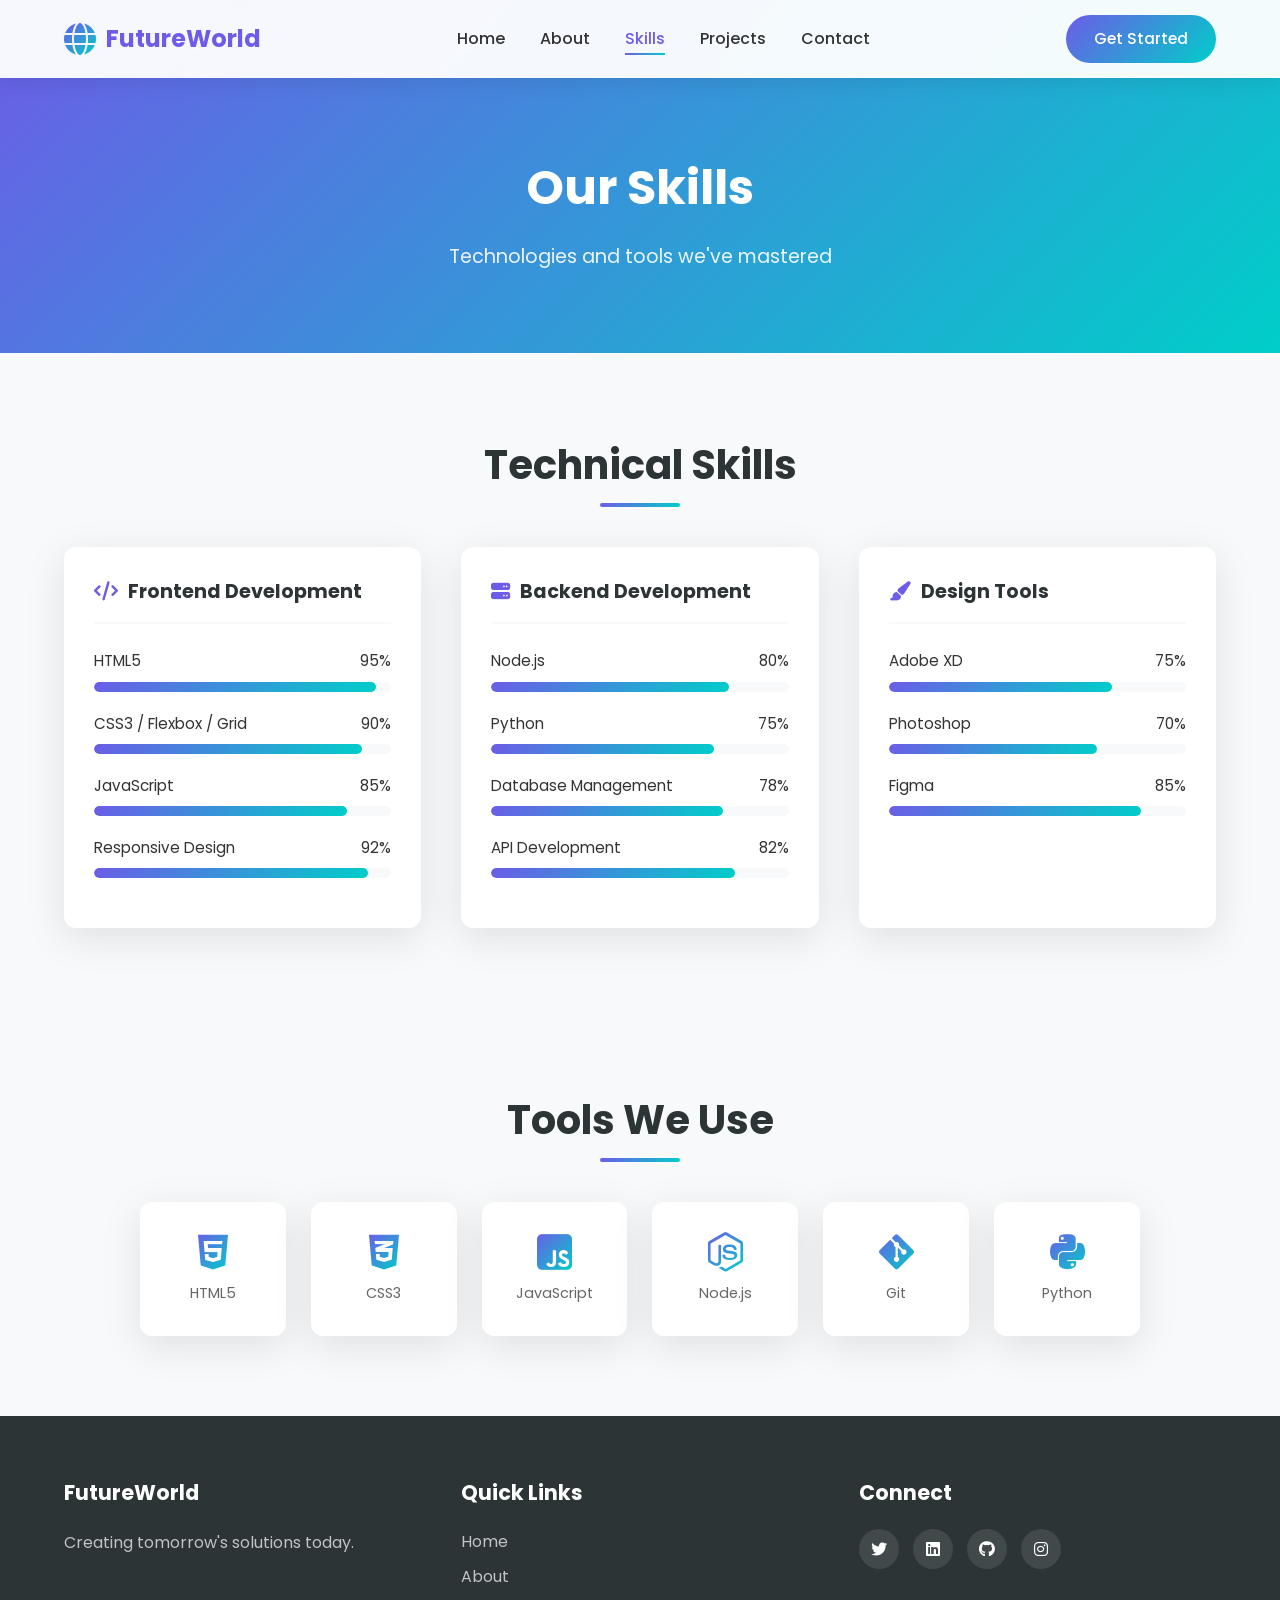
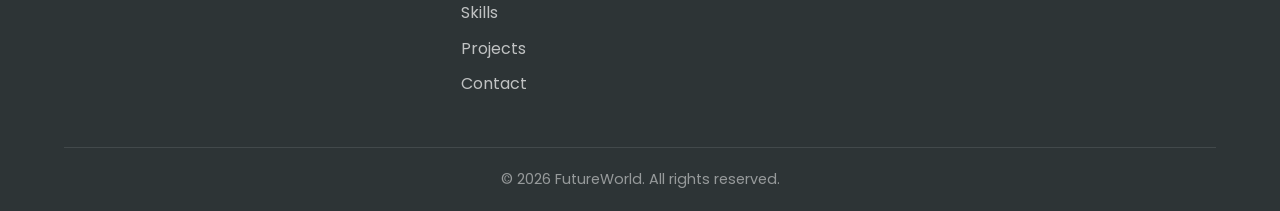
<file: skills.html>
<!DOCTYPE html>
<html lang="en">
<head>
    <meta charset="UTF-8">
    <meta name="viewport" content="width=device-width, initial-scale=1.0">
    <title>Skills | FutureWorld</title>
    <link rel="stylesheet" href="style.css">
    <link href="https://fonts.googleapis.com/css2?family=Poppins:wght@300;400;500;600;700&display=swap" rel="stylesheet">
    <link rel="stylesheet" href="https://cdnjs.cloudflare.com/ajax/libs/font-awesome/6.4.0/css/all.min.css">
</head>
<body>
    <!-- Navigation -->
    <header class="header">
        <nav class="navbar">
            <div class="logo">
                <i class="fas fa-globe logo-icon"></i>
                <span>FutureWorld</span>
            </div>
            <ul class="nav-links">
                <li><a href="index.html">Home</a></li>
                <li><a href="about.html">About</a></li>
                <li><a href="skills.html" class="active">Skills</a></li>
                <li><a href="projects.html">Projects</a></li>
                <li><a href="contacts.html">Contact</a></li>
            </ul>
            <a href="contacts.html" class="btn btn-primary">Get Started</a>
            <div class="hamburger">
                <span></span>
                <span></span>
                <span></span>
            </div>
        </nav>
    </header>

    <!-- Page Header -->
    <section class="page-header">
        <h1>Our Skills</h1>
        <p>Technologies and tools we've mastered</p>
    </section>

    <!-- Skills Section -->
    <section class="skills-section">
        <div class="skills-container">
            <h2 class="section-title">Technical Skills</h2>
            
            <div class="skills-grid">
                <!-- Skill Category 1 -->
                <div class="skill-category">
                    <h3><i class="fas fa-code"></i> Frontend Development</h3>
                    <div class="skill-item">
                        <div class="skill-info">
                            <span>HTML5</span>
                            <span>95%</span>
                        </div>
                        <div class="skill-bar">
                            <div class="skill-progress" style="width: 95%"></div>
                        </div>
                    </div>
                    <div class="skill-item">
                        <div class="skill-info">
                            <span>CSS3 / Flexbox / Grid</span>
                            <span>90%</span>
                        </div>
                        <div class="skill-bar">
                            <div class="skill-progress" style="width: 90%"></div>
                        </div>
                    </div>
                    <div class="skill-item">
                        <div class="skill-info">
                            <span>JavaScript</span>
                            <span>85%</span>
                        </div>
                        <div class="skill-bar">
                            <div class="skill-progress" style="width: 85%"></div>
                        </div>
                    </div>
                    <div class="skill-item">
                        <div class="skill-info">
                            <span>Responsive Design</span>
                            <span>92%</span>
                        </div>
                        <div class="skill-bar">
                            <div class="skill-progress" style="width: 92%"></div>
                        </div>
                    </div>
                </div>

                <!-- Skill Category 2 -->
                <div class="skill-category">
                    <h3><i class="fas fa-server"></i> Backend Development</h3>
                    <div class="skill-item">
                        <div class="skill-info">
                            <span>Node.js</span>
                            <span>80%</span>
                        </div>
                        <div class="skill-bar">
                            <div class="skill-progress" style="width: 80%"></div>
                        </div>
                    </div>
                    <div class="skill-item">
                        <div class="skill-info">
                            <span>Python</span>
                            <span>75%</span>
                        </div>
                        <div class="skill-bar">
                            <div class="skill-progress" style="width: 75%"></div>
                        </div>
                    </div>
                    <div class="skill-item">
                        <div class="skill-info">
                            <span>Database Management</span>
                            <span>78%</span>
                        </div>
                        <div class="skill-bar">
                            <div class="skill-progress" style="width: 78%"></div>
                        </div>
                    </div>
                    <div class="skill-item">
                        <div class="skill-info">
                            <span>API Development</span>
                            <span>82%</span>
                        </div>
                        <div class="skill-bar">
                            <div class="skill-progress" style="width: 82%"></div>
                        </div>
                    </div>
                </div>

                <!-- Skill Category 3 -->
                <div class="skill-category">
                    <h3><i class="fas fa-paint-brush"></i> Design Tools</h3>
                  
                    <div class="skill-item">
                        <div class="skill-info">
                            <span>Adobe XD</span>
                            <span>75%</span>
                        </div>
                        <div class="skill-bar">
                            <div class="skill-progress" style="width: 75%"></div>
                        </div>
                    </div>
                    <div class="skill-item">
                        <div class="skill-info">
                            <span>Photoshop</span>
                            <span>70%</span>
                        </div>
                        <div class="skill-bar">
                            <div class="skill-progress" style="width: 70%"></div>
                        </div>
                    </div>
                    <div class="skill-item">
                        <div class="skill-info">
                            <span>Figma</span>
                            <span>85%</span>
                        </div>
                        <div class="skill-bar">
                            <div class="skill-progress" style="width: 85%"></div>
                        </div>
                    </div>
                </div>
            </div>
        </div>
    </section>

    <!-- Tools Section -->
    <section class="tools-section">
        <h2 class="section-title">Tools We Use</h2>
        <div class="tools-grid">
            <div class="tool-card">
                <i class="fab fa-html5"></i>
                <span>HTML5</span>
            </div>
            <div class="tool-card">
                <i class="fab fa-css3-alt"></i>
                <span>CSS3</span>
            </div>
            <div class="tool-card">
                <i class="fab fa-js-square"></i>
                <span>JavaScript</span>
            </div>
        
            <div class="tool-card">
                <i class="fab fa-node-js"></i>
                <span>Node.js</span>
            </div>
            <div class="tool-card">
                <i class="fab fa-git-alt"></i>
                <span>Git</span>
            </div>
         
            <div class="tool-card">
                <i class="fab fa-python"></i>
                <span>Python</span>
            </div>
        </div>
    </section>

    <!-- Footer -->
    <footer class="footer">
        <div class="footer-content">
            <div class="footer-section">
                <h3>FutureWorld</h3>
                <p>Creating tomorrow's solutions today.</p>
            </div>
            <div class="footer-section">
                <h3>Quick Links</h3>
                <ul>
                    <li><a href="index.html">Home</a></li>
                    <li><a href="about.html">About</a></li>
                    <li><a href="skills.html">Skills</a></li>
                    <li><a href="projects.html">Projects</a></li>
                    <li><a href="contacts.html">Contact</a></li>
                </ul>
            </div>
            <div class="footer-section">
                <h3>Connect</h3>
               <div class="social-links">
                    <a href="https://x.com/sojanishu"><i class="fab fa-twitter"></i></a>
                    <a href="https://www.linkedin.com/in/nisesh-tamang-94b342334/"><i class="fab fa-linkedin"></i></a>
                    <a href="https://github.com/tamangnisesh0"><i class="fab fa-github"></i></a>
                    <a href="https://www.instagram.com/sojanishu/"><i class="fab fa-instagram"></i></a>
                </div>
            </div>
        </div>
        <div class="footer-bottom">
            <p>&copy; 2026 FutureWorld. All rights reserved.</p>
        </div>
    </footer>


</body>
</html>
</file>
<file: style.css>
/* ==========================================
   CSS RESET & BASE STYLES
   ========================================== */
* {
    margin: 0;
    padding: 0;
    box-sizing: border-box;
}

:root {
    --primary-color: #6c5ce7;
    --primary-dark: #5b4cdb;
    --secondary-color: #00cec9;
    --accent-color: #fd79a8;
    --dark-color: #2d3436;
    --light-color: #f8f9fa;
    --text-color: #333;
    --text-light: #666;
    --white: #ffffff;
    --gradient: linear-gradient(135deg, var(--primary-color), var(--secondary-color));
    --shadow: 0 10px 40px rgba(0, 0, 0, 0.1);
    --shadow-hover: 0 20px 60px rgba(0, 0, 0, 0.15);
    --transition: all 0.3s ease;
    --border-radius: 12px;
}

html {
    scroll-behavior: smooth;
}

body {
    font-family: 'Poppins', sans-serif;
    line-height: 1.6;
    color: var(--text-color);
    background-color: var(--light-color);
    overflow-x: hidden;
}

a {
    text-decoration: none;
    color: inherit;
}

ul {
    list-style: none;
}

img {
    max-width: 100%;
    height: auto;
    display: block;
}

/* ==========================================
   REUSABLE COMPONENTS
   ========================================== */
.btn {
    display: inline-flex;
    align-items: center;
    gap: 8px;
    padding: 12px 28px;
    border-radius: 50px;
    font-weight: 500;
    font-size: 0.95rem;
    cursor: pointer;
    transition: var(--transition);
    border: none;
}

.btn-primary {
    background: var(--gradient);
    color: var(--white);
}

.btn-primary:hover {
    transform: translateY(-3px);
    box-shadow: 0 10px 30px rgba(108, 92, 231, 0.4);
}

.btn-secondary {
    background: transparent;
    color: var(--primary-color);
    border: 2px solid var(--primary-color);
}

.btn-secondary:hover {
    background: var(--primary-color);
    color: var(--white);
}

.btn-full {
    width: 100%;
    justify-content: center;
}

.section-title {
    font-size: 2.5rem;
    font-weight: 700;
    text-align: center;
    margin-bottom: 50px;
    color: var(--dark-color);
    position: relative;
}

.section-title::after {
    content: '';
    position: absolute;
    bottom: -10px;
    left: 50%;
    transform: translateX(-50%);
    width: 80px;
    height: 4px;
    background: var(--gradient);
    border-radius: 2px;
}

/* ==========================================
   HEADER & NAVIGATION
   ========================================== */
.header {
    position: fixed;
    top: 0;
    left: 0;
    right: 0;
    z-index: 1000;
    background: rgba(255, 255, 255, 0.95);
    backdrop-filter: blur(10px);
    box-shadow: 0 2px 20px rgba(0, 0, 0, 0.1);
}

.navbar {
    display: flex;
    justify-content: space-between;
    align-items: center;
    padding: 15px 5%;
    max-width: 1400px;
    margin: 0 auto;
}

.logo {
    display: flex;
    align-items: center;
    gap: 10px;
    font-size: 1.5rem;
    font-weight: 700;
    color: var(--primary-color);
}

.logo-icon {
    font-size: 2rem;
    background: var(--gradient);
    -webkit-background-clip: text;
    -webkit-text-fill-color: transparent;
    background-clip: text;
}

.nav-links {
    display: flex;
    gap: 35px;
}

.nav-links a {
    font-weight: 500;
    color: var(--text-color);
    position: relative;
    padding: 5px 0;
    transition: var(--transition);
}

.nav-links a::after {
    content: '';
    position: absolute;
    bottom: 0;
    left: 0;
    width: 0;
    height: 2px;
    background: var(--gradient);
    transition: var(--transition);
}

.nav-links a:hover::after,
.nav-links a.active::after {
    width: 100%;
}

.nav-links a:hover,
.nav-links a.active {
    color: var(--primary-color);
}

.hamburger {
    display: none;
    flex-direction: column;
    gap: 5px;
    cursor: pointer;
}

.hamburger span {
    width: 25px;
    height: 3px;
    background: var(--dark-color);
    border-radius: 2px;
    transition: var(--transition);
}

/* ==========================================
   HERO SECTION - FLEXBOX LAYOUT
   ========================================== */
.hero {
    display: flex;
    align-items: center;
    justify-content: space-between;
    min-height: 100vh;
    padding: 120px 5% 80px;
    max-width: 1400px;
    margin: 0 auto;
    gap: 60px;
}

.hero-content {
    flex: 1;
    max-width: 600px;
}

.hero-subtitle {
    color: var(--primary-color);
    font-weight: 500;
    font-size: 1.1rem;
    margin-bottom: 15px;
    text-transform: uppercase;
    letter-spacing: 2px;
}

.hero-title {
    font-size: 3.5rem;
    font-weight: 700;
    line-height: 1.2;
    color: var(--dark-color);
    margin-bottom: 25px;
}

.animated-text {
    background: linear-gradient(90deg, #6c5ce7 0%, #00cec9 50%, #fd79a8 100%);
    -webkit-background-clip: text;
    -webkit-text-fill-color: transparent;
    background-clip: text;
    display: inline-block;
    user-select: text;
    -webkit-user-select: text;
    position: relative;
}

.flip-text-back {
    transform: rotateY(90deg);
}

@keyframes textPulse {
    0% { opacity: 0; transform: translateY(10px); }
    100% { opacity: 1; transform: translateY(0); }
}

@keyframes float {
    0%, 100% { transform: translateY(0px); }
    50% { transform: translateY(-20px); }
}

@keyframes glow {
    0%, 100% { text-shadow: 0 0 10px rgba(108, 92, 231, 0.5); }
    50% { text-shadow: 0 0 20px rgba(108, 92, 231, 0.8), 0 0 30px rgba(0, 206, 201, 0.6); }
}

.hero-description {
    font-size: 1.1rem;
    color: var(--text-light);
    margin-bottom: 35px;
    line-height: 1.8;
}

.hero-buttons {
    display: flex;
    gap: 20px;
    flex-wrap: wrap;
}

.hero-image {
    flex: 1;
    max-width: 550px;
}

.hero-image img {
    border-radius: var(--border-radius);
    box-shadow: var(--shadow);
    animation: float 6s ease-in-out infinite;
}

.hero-laptop {
    flex: 1;
    display: flex;
    justify-content: center;
    align-items: center;
    min-height: 500px;
}

/* ===== LAPTOP ANIMATION STYLES ===== */
.laptop {
    position: relative;
    width: 400px;
    height: 380px;
    filter: drop-shadow(0 25px 60px rgba(108, 92, 231, 0.3));
    animation: slideInRight 1s cubic-bezier(0.34, 1.56, 0.64, 1);
    perspective: 1200px;
}

@keyframes slideInRight {
    from {
        opacity: 0;
        transform: translateX(100px) rotateY(-30deg);
    }
    to {
        opacity: 1;
        transform: translateX(0) rotateY(0);
    }
}

@keyframes bobbing {
    0%, 100% { transform: translateY(0px); }
    50% { transform: translateY(-15px); }
}

.laptop {
    animation: slideInRight 1s cubic-bezier(0.34, 1.56, 0.64, 1), bobbing 3s ease-in-out 1.2s infinite;
}

.laptop .monitor {
    position: absolute;
    border: 10px solid #2a2a2a;
    border-radius: 8px;
    height: 220px;
    background: #ffffff;
    left: 16px;
    right: 16px;
    top: 20px;
    -webkit-transform: perspective(1200px) rotateX(15deg);
    -moz-transform: perspective(1200px) rotateX(15deg);
    transform: perspective(1200px) rotateX(15deg);
    -webkit-animation: open-laptop-monitor 2s ease-out;
    -moz-animation: open-laptop-monitor 2s ease-out;
    animation: open-laptop-monitor 2s ease-out;
    box-shadow: inset 0 2px 15px rgba(0, 0, 0, 0.15), 0 10px 30px rgba(108, 92, 231, 0.2);
}

.laptop .monitor .monitor-body {
    position: absolute;
    top: 0;
    left: 0;
    right: 0;
    bottom: 0;
    border: 8px solid #1a1a1a;
    background: linear-gradient(135deg, #0a0e27 0%, #16213e 100%);
    -webkit-animation: start-monitor 1s 0.5s forwards;
    -o-animation: start-monitor 1s 0.5s forwards;
    animation: start-monitor 1s 0.5s forwards;
    display: flex;
    justify-content: center;
    align-items: center;
    border-radius: 3px;
    box-shadow: inset 0 0 30px rgba(108, 92, 231, 0.3);
}

.laptop .monitor .monitor-body text {
    color: #1a1a1a;
    text-align: center;
    text-shadow: 0 0 15px rgba(108, 92, 231, 0.3);
}

.laptop .bottom_part {
    position: absolute;
    border: 10px solid #2a2a2a;
    border-radius: 8px;
    height: 180px;
    background: linear-gradient(to bottom, #3a3a3a, #1a1a1a);
    left: 0px;
    right: 0px;
    bottom: 0px;
    -webkit-transform: perspective(1200px) rotateX(72deg);
    -moz-transform: perspective(1200px) rotateX(72deg);
    transform: perspective(1200px) rotateX(72deg);
    -webkit-animation: open-laptop-bottom-part 2s ease-out;
    animation: open-laptop-bottom-part 2s ease-out;
    box-shadow: 0 -8px 20px rgba(0, 0, 0, 0.4), inset 0 2px 10px rgba(108, 92, 231, 0.1);
}

.laptop .keyboard {
    padding: 10px;
    padding-bottom: 5px;
    background: linear-gradient(to bottom, #5a5a5a, #3a3a3a);
    margin-top: 8px;
    margin-left: 8px;
    margin-right: 8px;
    border-radius: 4px;
    box-shadow: inset 0 2px 5px rgba(0, 0, 0, 0.5);
}

.laptop .keyboard img {
    width: 100%;
    display: block;
    border-radius: 2px;
}

.laptop .touchpad {
    background: linear-gradient(to bottom, #6a6a6a, #4a4a4a);
    width: 50px;
    padding: 12px;
    height: 20px;
    margin-top: 8px;
    border-radius: 4px;
    box-shadow: inset 0 1px 3px rgba(0, 0, 0, 0.5);
}

text {
    opacity: 0;
    -webkit-animation: ShowText 0.6s 3s forwards;
    -o-animation: ShowText 0.6s 3s forwards;
    animation: ShowText 0.6s 3s forwards;
}

@-webkit-keyframes open-laptop-monitor {
    0% {
        -webkit-transform: perspective(1000px) rotateX(-89deg);
        transform: perspective(1000px) rotateX(-89deg);
        left: 0px;
        right: 0px;
        top: 70px;
    }
    55% {
        top: 36px;
    }
    100% {
        -webkit-transform: perspective(1000px) rotateX(15deg);
        transform: perspective(1000px) rotateX(15deg);
        left: 14px;
        right: 14px;
    }
}

@-moz-keyframes open-laptop-monitor {
    0% {
        -moz-transform: perspective(1000px) rotateX(-89deg);
        transform: perspective(1000px) rotateX(-89deg);
        left: 0px;
        right: 0px;
        top: 70px;
    }
    55% {
        top: 36px;
    }
    100% {
        -moz-transform: perspective(1000px) rotateX(15deg);
        transform: perspective(1000px) rotateX(15deg);
        left: 14px;
        right: 14px;
    }
}

@keyframes open-laptop-monitor {
    0% {
        -webkit-transform: perspective(1000px) rotateX(-89deg);
        -moz-transform: perspective(1000px) rotateX(-89deg);
        transform: perspective(1000px) rotateX(-89deg);
        left: 0px;
        right: 0px;
        top: 70px;
    }
    55% {
        top: 36px;
    }
    100% {
        -webkit-transform: perspective(1000px) rotateX(15deg);
        -moz-transform: perspective(1000px) rotateX(15deg);
        transform: perspective(1000px) rotateX(15deg);
        left: 14px;
        right: 14px;
    }
}

@-webkit-keyframes open-laptop-bottom-part {
    0% {
        -webkit-transform: perspective(1000px) rotateX(89deg);
        transform: perspective(1000px) rotateX(89deg);
        left: 0px;
        right: 0px;
        bottom: 70px;
    }
    90% {
        bottom: 2px;
    }
    100% {
        -webkit-transform: perspective(1000px) rotateX(72deg);
        transform: perspective(1000px) rotateX(72deg);
        left: 0px;
        right: 0px;
    }
}

@-moz-keyframes open-laptop-bottom-part {
    0% {
        -moz-transform: perspective(1000px) rotateX(89deg);
        transform: perspective(1000px) rotateX(89deg);
        left: 0px;
        right: 0px;
        bottom: 70px;
    }
    90% {
        bottom: 2px;
    }
    100% {
        -moz-transform: perspective(1000px) rotateX(72deg);
        transform: perspective(1000px) rotateX(72deg);
        left: 0px;
        right: 0px;
    }
}

@keyframes open-laptop-bottom-part {
    0% {
        -webkit-transform: perspective(1000px) rotateX(89deg);
        -moz-transform: perspective(1000px) rotateX(89deg);
        transform: perspective(1000px) rotateX(89deg);
        left: 0px;
        right: 0px;
        bottom: 70px;
    }
    90% {
        bottom: 2px;
    }
    100% {
        -webkit-transform: perspective(1000px) rotateX(72deg);
        -moz-transform: perspective(1000px) rotateX(72deg);
        transform: perspective(1000px) rotateX(72deg);
        left: 0px;
        right: 0px;
    }
}

@-webkit-keyframes start-monitor {
    0% {
        background: linear-gradient(135deg, #2d2d2d 0%, #1a1a1a 100%);
    }
    100% {
        background: #ffffff;
    }
}

@-moz-keyframes start-monitor {
    0% {
        background: linear-gradient(135deg, #2d2d2d 0%, #1a1a1a 100%);
    }
    100% {
        background: #ffffff;
    }
}

@keyframes start-monitor {
    0% {
        background: linear-gradient(135deg, #2d2d2d 0%, #1a1a1a 100%);
    }
    100% {
        background: #ffffff;
    }
}

@-webkit-keyframes ShowText {
    0% {
        opacity: 0;
    }
    100% {
        opacity: 1;
    }
}

@-moz-keyframes ShowText {
    0% {
        opacity: 0;
    }
    100% {
        opacity: 1;
    }
}

@keyframes ShowText {
    0% {
        opacity: 0;
    }
    100% {
        opacity: 1;
    }
}

/* ==========================================
   FEATURES SECTION - CSS GRID LAYOUT
   ========================================== */
.features {
    padding: 100px 5%;
    background: var(--white);
}

.features-grid {
    display: grid;
    grid-template-columns: repeat(auto-fit, minmax(280px, 1fr));
    gap: 30px;
    max-width: 1200px;
    margin: 0 auto;
}

.feature-card {
    background: var(--light-color);
    padding: 40px 30px;
    border-radius: var(--border-radius);
    text-align: center;
    transition: var(--transition);
}

.feature-card:hover {
    transform: translateY(-10px);
    box-shadow: var(--shadow-hover);
    background: var(--white);
}

.feature-card i {
    font-size: 3rem;
    background: var(--gradient);
    -webkit-background-clip: text;
    -webkit-text-fill-color: transparent;
    background-clip: text;
    margin-bottom: 20px;
}

.feature-card h3 {
    font-size: 1.3rem;
    margin-bottom: 15px;
    color: var(--dark-color);
}

.feature-card p {
    color: var(--text-light);
    font-size: 0.95rem;
}

/* ==========================================
   PAGE HEADER
   ========================================== */
.page-header {
    background: var(--gradient);
    color: var(--white);
    padding: 150px 5% 80px;
    text-align: center;
}

.page-header h1 {
    font-size: 3rem;
    margin-bottom: 15px;
}

.page-header p {
    font-size: 1.2rem;
    opacity: 0.9;
}

/* ==========================================
   ABOUT SECTION - FLEXBOX
   ========================================== */
.about-content {
    padding: 80px 5%;
    max-width: 1200px;
    margin: 0 auto;
}

.about-intro {
    display: flex;
    align-items: center;
    gap: 60px;
    margin-bottom: 60px;
}

.about-text {
    flex: 1;
}

.about-text h2 {
    font-size: 2rem;
    color: var(--dark-color);
    margin-bottom: 20px;
}

.about-text p {
    color: var(--text-light);
    margin-bottom: 15px;
    line-height: 1.8;
}

.about-image {
    flex: 1;
}

.about-image img {
    border-radius: var(--border-radius);
    box-shadow: var(--shadow);
}

/* ==========================================
   TEAM SECTION - CSS GRID
   ========================================== */
.team-section {
    padding: 80px 5%;
    background: var(--light-color);
}

.team-grid {
    display: grid;
    grid-template-columns: repeat(auto-fit, minmax(300px, 1fr));
    gap: 30px;
    max-width: 1200px;
    margin: 0 auto;
}

.team-card {
    background: var(--white);
    border-radius: var(--border-radius);
    padding: 30px;
    text-align: center;
    transition: var(--transition);
    box-shadow: var(--shadow);
}

.team-card:hover {
    transform: translateY(-10px);
}

.team-card img {
    width: 150px;
    height: 150px;
    border-radius: 50%;
    object-fit: cover;
    margin: 0 auto 20px;
    border: 4px solid var(--primary-color);
}

.team-card h3 {
    font-size: 1.3rem;
    color: var(--dark-color);
    margin-bottom: 5px;
}

.team-card .role {
    color: var(--primary-color);
    font-weight: 500;
    margin-bottom: 15px;
}

.team-card p {
    color: var(--text-light);
    font-size: 0.9rem;
    margin-bottom: 20px;
}

/* ==========================================
   SKILLS SECTION
   ========================================== */
.skills-section {
    padding: 80px 5%;
}

.skills-container {
    max-width: 1200px;
    margin: 0 auto;
}

.skills-grid {
    display: grid;
    grid-template-columns: repeat(auto-fit, minmax(350px, 1fr));
    gap: 40px;
}

.skill-category {
    background: var(--white);
    padding: 30px;
    border-radius: var(--border-radius);
    box-shadow: var(--shadow);
}

.skill-category h3 {
    display: flex;
    align-items: center;
    gap: 10px;
    font-size: 1.2rem;
    color: var(--dark-color);
    margin-bottom: 25px;
    padding-bottom: 15px;
    border-bottom: 2px solid var(--light-color);
}

.skill-category h3 i {
    color: var(--primary-color);
}

.skill-item {
    margin-bottom: 20px;
}

.skill-info {
    display: flex;
    justify-content: space-between;
    margin-bottom: 8px;
    font-size: 0.95rem;
}

.skill-bar {
    height: 10px;
    background: var(--light-color);
    border-radius: 5px;
    overflow: hidden;
}

.skill-progress {
    height: 100%;
    background: var(--gradient);
    border-radius: 5px;
    transition: width 1s ease;
}

/* Tools Section */
.tools-section {
    padding: 80px 5%;
    background: var(--light-color);
}

.tools-grid {
    display: grid;
    grid-template-columns: repeat(auto-fit, minmax(120px, 1fr));
    gap: 25px;
    max-width: 1000px;
    margin: 0 auto;
}

.tool-card {
    background: var(--white);
    padding: 30px 20px;
    border-radius: var(--border-radius);
    text-align: center;
    transition: var(--transition);
    box-shadow: var(--shadow);
}

.tool-card:hover {
    transform: translateY(-5px);
    box-shadow: var(--shadow-hover);
}

.tool-card i {
    font-size: 2.5rem;
    margin-bottom: 10px;
    background: var(--gradient);
    -webkit-background-clip: text;
    -webkit-text-fill-color: transparent;
    background-clip: text;
}

.tool-card span {
    display: block;
    font-size: 0.9rem;
    color: var(--text-light);
}

/* ==========================================
   PROJECTS / GALLERY SECTION
   ========================================== */
.filter-section {
    padding: 50px 5%;
    text-align: center;
    background: linear-gradient(135deg, #f8f9fa 0%, #ffffff 100%);
}

.filter-buttons {
    display: flex;
    justify-content: center;
    gap: 15px;
    flex-wrap: wrap;
}

.filter-btn {
    padding: 12px 28px;
    border: 2px solid var(--primary-color);
    background: transparent;
    color: var(--primary-color);
    border-radius: 50px;
    font-family: 'Poppins', sans-serif;
    font-weight: 600;
    cursor: pointer;
    transition: all 0.4s cubic-bezier(0.34, 1.56, 0.64, 1);
}

.filter-btn:hover,
.filter-btn.active {
    background: var(--primary-color);
    color: var(--white);
    transform: translateY(-2px);
    box-shadow: 0 10px 25px rgba(108, 92, 231, 0.3);
}

.projects-gallery {
    padding: 40px 5% 80px;
    background: linear-gradient(135deg, #ffffff 0%, #f8f9fa 100%);
}

.gallery-grid {
    display: grid;
    grid-template-columns: repeat(auto-fit, minmax(350px, 1fr));
    gap: 30px;
    max-width: 1200px;
    margin: 0 auto;
}

/* ==========================================
   PROJECT CARD - Enhanced Hover Effects
   ========================================== */
.project-card {
    background: white;
    border-radius: var(--border-radius);
    overflow: hidden;
    box-shadow: 0 5px 20px rgba(0, 0, 0, 0.08);
    border: 1px solid rgba(108, 92, 231, 0.1);
    transition: all 0.3s ease;
    position: relative;
}

/* Card lifts up on hover */
.project-card:hover {
    transform: translateY(-15px) scale(1.02);
    box-shadow: 0 20px 50px rgba(108, 92, 231, 0.25);
}

/* Project Image Container */
.project-image {
    position: relative;
    overflow: hidden;
}

.project-image img {
    width: 100%;
    height: 260px;
    object-fit: cover;
    display: block;
    transition: transform 0.5s cubic-bezier(0.34, 1.56, 0.64, 1);
}

/* Image zooms in on card hover */
.project-card:hover .project-image img {
    transform: scale(1.1);
}

/* Overlay - Fades in on hover (GitHub & Demo buttons) */
.project-overlay {
    position: absolute;
    top: 0;
    left: 0;
    right: 0;
    bottom: 0;
    background: rgba(108, 92, 231, 0.85);
    backdrop-filter: blur(4px);
    display: flex;
    align-items: center;
    justify-content: center;
    gap: 20px;
    opacity: 0;
    transition: opacity 0.4s cubic-bezier(0.34, 1.56, 0.64, 1);
}

/* Overlay shows on hover */
.project-card:hover .project-overlay {
    opacity: 1;
}

/* Overlay link buttons */
.project-overlay a {
    width: 55px;
    height: 55px;
    background: #ffffff;
    color: #111;
    border-radius: 50%;
    display: flex;
    align-items: center;
    justify-content: center;
    text-decoration: none;
    font-size: 1.3rem;
    transition: all 0.4s cubic-bezier(0.34, 1.56, 0.64, 1);
    box-shadow: 0 4px 15px rgba(0, 0, 0, 0.2);
}

/* Links bounce on hover */
.project-overlay a:hover {
    transform: translateY(-8px) scale(1.15);
    box-shadow: 0 8px 25px rgba(0, 0, 0, 0.3);
}

.project-link {
    width: 40px;
    height: 40px;
    background: var(--white);
    border-radius: 50%;
    display: flex;
    align-items: center;
    justify-content: center;
    color: var(--primary-color);
    font-size: 0.95rem;
    transition: var(--transition);
}

.project-link:hover {
    transform: scale(1.1);
}

/* Project Info */
.project-info {
    padding: 30px;
    background: linear-gradient(135deg, #ffffff 0%, #f8f9fa 100%);
}

.project-info h3 {
    font-size: 1.2rem;
    color: var(--dark-color);
    margin-bottom: 12px;
    font-weight: 600;
}

.project-info p {
    color: var(--text-light);
    font-size: 0.9rem;
    margin-bottom: 18px;
    line-height: 1.6;
}

/* Tags - Gradient background with hover effect */
.project-tags {
    display: flex;
    gap: 10px;
    flex-wrap: wrap;
}

.project-tags span {
    padding: 6px 14px;
    background: linear-gradient(135deg, rgba(108, 92, 231, 0.1) 0%, 
                                        rgba(0, 206, 201, 0.1) 100%);
    color: var(--primary-color);
    border-radius: 20px;
    font-size: 0.8rem;
    font-weight: 600;
    border: 1px solid rgba(108, 92, 231, 0.2);
    transition: all 0.3s ease;
}

.project-tags span:hover {
    background: linear-gradient(135deg, rgba(108, 92, 231, 0.15) 0%, 
                                        rgba(0, 206, 201, 0.15) 100%);
    border-color: rgba(108, 92, 231, 0.4);
}

/* Gallery Section */
.gallery-section {
    padding: 100px 8%;
    background: linear-gradient(135deg, #f8f9fa 0%, #ffffff 100%);
}

.gallery-item {
    background: #fff;
    border-radius: 16px;
    overflow: hidden;
    text-align: center;
    transition: all 0.4s cubic-bezier(0.34, 1.56, 0.64, 1);
    box-shadow: 0 5px 20px rgba(0, 0, 0, 0.08);
    border: 1px solid rgba(108, 92, 231, 0.1);
}

.gallery-item:hover {
    transform: translateY(-15px) scale(1.03);
    box-shadow: 0 20px 50px rgba(108, 92, 231, 0.2);
}

.gallery-item img {
    width: 100%;
    height: 240px;
    object-fit: cover;
    transition: transform 0.5s cubic-bezier(0.34, 1.56, 0.64, 1);
}

.gallery-item:hover img {
    transform: scale(1.08);
}

.gallery-item h3 {
    padding: 1.2rem;
    font-size: 1.1rem;
    font-weight: 600;
    color: var(--dark-color);
}

/* ==========================================
   CONTACT SECTION
   ========================================== */
.contact-section {
    padding: 80px 5%;
}

.contact-container {
    display: grid;
    grid-template-columns: 1fr 1fr;
    gap: 60px;
    max-width: 1200px;
    margin: 0 auto;
}

.contact-info h2 {
    font-size: 2rem;
    color: var(--dark-color);
    margin-bottom: 20px;
}

.contact-info > p {
    color: var(--text-light);
    margin-bottom: 40px;
    line-height: 1.8;
}

.info-items {
    margin-bottom: 40px;
}

.info-item {
    display: flex;
    align-items: flex-start;
    gap: 20px;
    margin-bottom: 25px;
}

.info-item i {
    width: 50px;
    height: 50px;
    background: var(--gradient);
    color: var(--white);
    border-radius: 50%;
    display: flex;
    align-items: center;
    justify-content: center;
    font-size: 1.2rem;
    flex-shrink: 0;
}

.info-item h4 {
    font-size: 1rem;
    color: var(--dark-color);
    margin-bottom: 5px;
}

.info-item p {
    color: var(--text-light);
    font-size: 0.95rem;
}

.contact-social a {
    width: 45px;
    height: 45px;
    background: var(--light-color);
    border-radius: 50%;
    display: inline-flex;
    align-items: center;
    justify-content: center;
    color: var(--primary-color);
    margin-right: 10px;
    transition: var(--transition);
}

.contact-social a:hover {
    background: var(--primary-color);
    color: var(--white);
}

.contact-form-container {
    background: var(--white);
    padding: 40px;
    border-radius: var(--border-radius);
    box-shadow: var(--shadow);
}

.form-group {
    margin-bottom: 25px;
}

.form-group label {
    display: block;
    margin-bottom: 8px;
    font-weight: 500;
    color: var(--dark-color);
}

.form-group input,
.form-group textarea {
    width: 100%;
    padding: 15px;
    border: 2px solid var(--light-color);
    border-radius: 10px;
    font-family: 'Poppins', sans-serif;
    font-size: 1rem;
    transition: var(--transition);
}

.form-group input:focus,
.form-group textarea:focus {
    outline: none;
    border-color: var(--primary-color);
}

.form-group textarea {
    resize: vertical;
    min-height: 120px;
}

/* Map Section */
.map-section {
    padding: 0;
}

.map-placeholder {
    position: relative;
    height: 400px;
    overflow: hidden;
}

.map-placeholder img {
    width: 100%;
    height: 100%;
    object-fit: cover;
    filter: grayscale(30%);
}

.map-overlay {
    position: absolute;
    bottom: 30px;
    left: 50%;
    transform: translateX(-50%);
    background: var(--white);
    padding: 20px 40px;
    border-radius: var(--border-radius);
    box-shadow: var(--shadow);
}

.map-overlay p {
    display: flex;
    align-items: center;
    gap: 10px;
    color: var(--dark-color);
    font-weight: 500;
}

.map-overlay i {
    color: var(--primary-color);
}

/* ==========================================
   FOOTER
   ========================================== */
.footer {
    background: var(--dark-color);
    color: var(--white);
    padding: 60px 5% 20px;
}

.footer-content {
    display: grid;
    grid-template-columns: repeat(auto-fit, minmax(200px, 1fr));
    gap: 40px;
    max-width: 1200px;
    margin: 0 auto 40px;
}

.footer-section h3 {
    font-size: 1.3rem;
    margin-bottom: 20px;
    color: var(--white);
}

.footer-section p {
    color: rgba(255, 255, 255, 0.7);
    line-height: 1.8;
}

.footer-section ul li {
    margin-bottom: 10px;
}

.footer-section ul a {
    color: rgba(255, 255, 255, 0.7);
    transition: var(--transition);
}

.footer-section ul a:hover {
    color: var(--secondary-color);
    padding-left: 5px;
}

.footer .social-links a {
    display: inline-flex;
    align-items: center;
    justify-content: center;
    width: 40px;
    height: 40px;
    background: rgba(255, 255, 255, 0.1);
    border-radius: 50%;
    color: var(--white);
    margin-right: 10px;
    transition: var(--transition);
}

.footer .social-links a:hover {
    background: var(--primary-color);
    transform: translateY(-3px);
}

.footer-bottom {
    text-align: center;
    padding-top: 20px;
    border-top: 1px solid rgba(255, 255, 255, 0.1);
}

.footer-bottom p {
    color: rgba(255, 255, 255, 0.5);
    font-size: 0.9rem;
}

/* ==========================================
   RESPONSIVE DESIGN - MEDIA QUERIES
   ========================================== */

/* Tablet */
@media (max-width: 992px) {
    .hero {
        flex-direction: column;
        text-align: center;
        padding-top: 140px;
    }

    .hero-content {
        max-width: 100%;
    }

    .hero-title {
        font-size: 2.8rem;
    }

    .hero-buttons {
        justify-content: center;
    }

    .hero-image {
        max-width: 100%;
    }

    .hero-laptop {
        min-height: 400px;
    }

    .laptop {
        width: 300px;
        height: 300px;
    }

    .about-intro {
        flex-direction: column;
        text-align: center;
    }

    .contact-container {
        grid-template-columns: 1fr;
    }

    .skills-grid {
        grid-template-columns: 1fr;
    }
}

/* Mobile */
@media (max-width: 768px) {
    .navbar .btn {
        display: none;
    }

    .nav-links {
        position: fixed;
        top: 70px;
        left: 0;
        right: 0;
        background: var(--white);
        flex-direction: column;
        padding: 30px;
        gap: 20px;
        box-shadow: var(--shadow);
        transform: translateX(-100%);
        transition: var(--transition);
    }

    .nav-links.active {
        transform: translateX(0);
    }

    .hamburger {
        display: flex;
    }

    .hamburger.active span:nth-child(1) {
        transform: rotate(45deg) translate(5px, 5px);
    }

    .hamburger.active span:nth-child(2) {
        opacity: 0;
    }

    .hamburger.active span:nth-child(3) {
        transform: rotate(-45deg) translate(7px, -6px);
    }

    .hero-title {
        font-size: 2.2rem;
    }

    .hero-laptop {
        min-height: 350px;
    }

    .laptop {
        width: 220px;
        height: 220px;
    }

    .laptop .monitor {
        height: 140px;
        border: 6px solid #3a3a3a;
    }

    .laptop .monitor .monitor-body {
        border: 6px solid #1a1a1a;
    }

    .laptop .bottom_part {
        height: 130px;
        border: 6px solid #3a3a3a;
    }

    .section-title {
        font-size: 2rem;
    }

    .page-header h1 {
        font-size: 2.2rem;
    }

    .gallery-grid {
        grid-template-columns: 1fr;
    }

    .team-grid {
        grid-template-columns: 1fr;
    }

    .tools-grid {
        grid-template-columns: repeat(2, 1fr);
    }

    .contact-form-container {
        padding: 25px;
    }

    .map-placeholder {
        height: 300px;
    }

    .map-overlay {
        padding: 15px 25px;
    }
}

/* Small Mobile */
@media (max-width: 480px) {
    .hero-title {
        font-size: 1.8rem;
    }

    .hero-laptop {
        min-height: 300px;
    }

    .laptop {
        width: 160px;
        height: 160px;
    }

    .laptop .monitor {
        height: 100px;
        border: 5px solid #3a3a3a;
    }

    .laptop .monitor .monitor-body {
        border: 5px solid #1a1a1a;
    }

    .laptop .bottom_part {
        height: 90px;
        border: 5px solid #3a3a3a;
    }

    .hero-buttons {
        flex-direction: column;
        width: 100%;
    }

    .hero-buttons .btn {
        width: 100%;
        justify-content: center;
    }

    .filter-buttons {
        flex-direction: column;
    }

    .filter-btn {
        width: 100%;
    }

    .project-tags {
        justify-content: center;
    }
}
</file>
